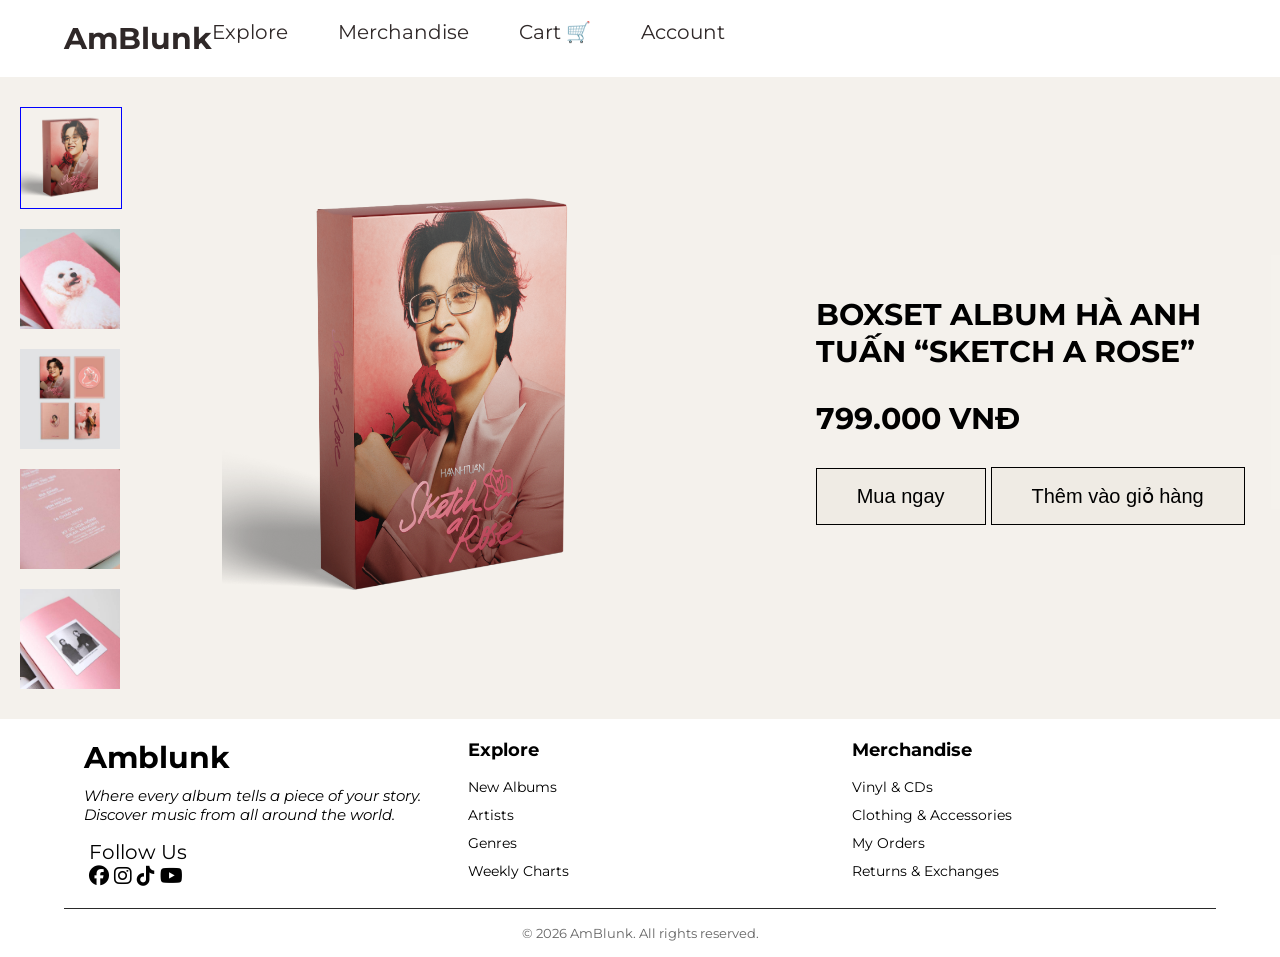
<file: collections1.html>
<html>
    <head>
        <title>collections</title>
        <link rel="stylesheet" href="styles/collections1_main.css">
        <link rel="stylesheet" href="https://cdnjs.cloudflare.com/ajax/libs/font-awesome/6.5.0/css/all.min.css">
        <link href="https://fonts.googleapis.com/css2?family=Montserrat:wght@400;600&display=swap" rel="stylesheet">
        <script src="js/explore_js.js"></script>
        <meta name="viewport" content="width=device-width, initial-scale=1.0">
    </head>
    <body>
        <header class="navbar">
            <div class="nav-brand"><a href="index.html">AmBlunk</a></div>
            <ul class="nav-links">
                <li><a href="explore.html">Explore</a></li>
                <li><a href="Merchandise.html">Merchandise</a></li>
                <li><a href="cart.html">Cart 🛒</a></li>
                <li><a href="my-account.html">Account</a></li>
            </ul>
        </header>
        <main>
            <div class="stor">
                <div class="trai">
                    <div><img class="anh-con active" src="assets/anhex/ha_anh_tuan/box_hat.png" onclick="doianh(this)"></div>
                    <div><img class="anh-con" src="assets/anhex/ha_anh_tuan/cho_hat.png" onclick="doianh(this)"></div>
                    <div><img class="anh-con" src="assets/anhex/ha_anh_tuan/combo_hat.png" onclick="doianh(this)"></div>
                    <div><img class="anh-con" src="assets/anhex/ha_anh_tuan/music_hat.png" onclick="doianh(this)"></div>
                    <div><img class="anh-con" src="assets/anhex/ha_anh_tuan/ptb_hat.png" onclick="doianh(this)"></div>
                </div>
                <div class="giua">
                    <img id="thay" src="assets/anhex/ha_anh_tuan/box_hat.png">
                </div>
                <div class="phai"> 
                    <h2>BOXSET ALBUM HÀ ANH TUẤN “SKETCH A ROSE”</h2>
                    <p>799.000  VNĐ</p>
                    <div>
                        <button>Mua ngay</button>
                        <button><a href="cart.html">Thêm vào giỏ hàng</a></button>
                    </div>
                </div>
            </div>
        </main>
        <footer class="footer">
            <table class="footer-table">
                <tr>
                <td class="footer-col">
                    <div class="footer-brand">Amblunk</div>
                    <div class="footer-desc">
                    <i>
                        Where every album tells a piece of your story.
                        <br>Discover music from all around the world.
                    </i>
                    </div>

                    <div id="social">
                    <span class="social">Follow Us<br></span>
                    <a href="#"><i class="fab fa-facebook"></i></a>
                    <a href="#"><i class="fab fa-instagram"></i></a>
                    <a href="#"><i class="fab fa-tiktok"></i></a>
                    <a href="#"><i class="fab fa-youtube"></i></a>
                    </div>
                </td>

                <td class="footer-col">
                    <div class="footer-heading">Explore</div>
                    <ul class="footer-list">
                    <li><a href="#">New Albums</a></li>
                    <li><a href="#">Artists</a></li>
                    <li><a href="#">Genres</a></li>
                    <li><a href="#">Weekly Charts</a></li>
                    </ul>
                </td>

                <td class="footer-col">
                    <div class="footer-heading">Merchandise</div>
                    <ul class="footer-list">
                    <li><a href="#">Vinyl &amp; CDs</a></li>
                    <li><a href="#">Clothing &amp; Accessories</a></li>
                    <li><a href="#">My Orders</a></li>
                    <li><a href="#">Returns &amp; Exchanges</a></li>
                    </ul>
                </td>
                </tr>

                <tr>
                <td colspan="3" class="footer-bottom">
                    © 2026 AmBlunk. All rights reserved.
                </td>
                </tr>
            </table>
        </footer>
    </body>
</html>
</file>
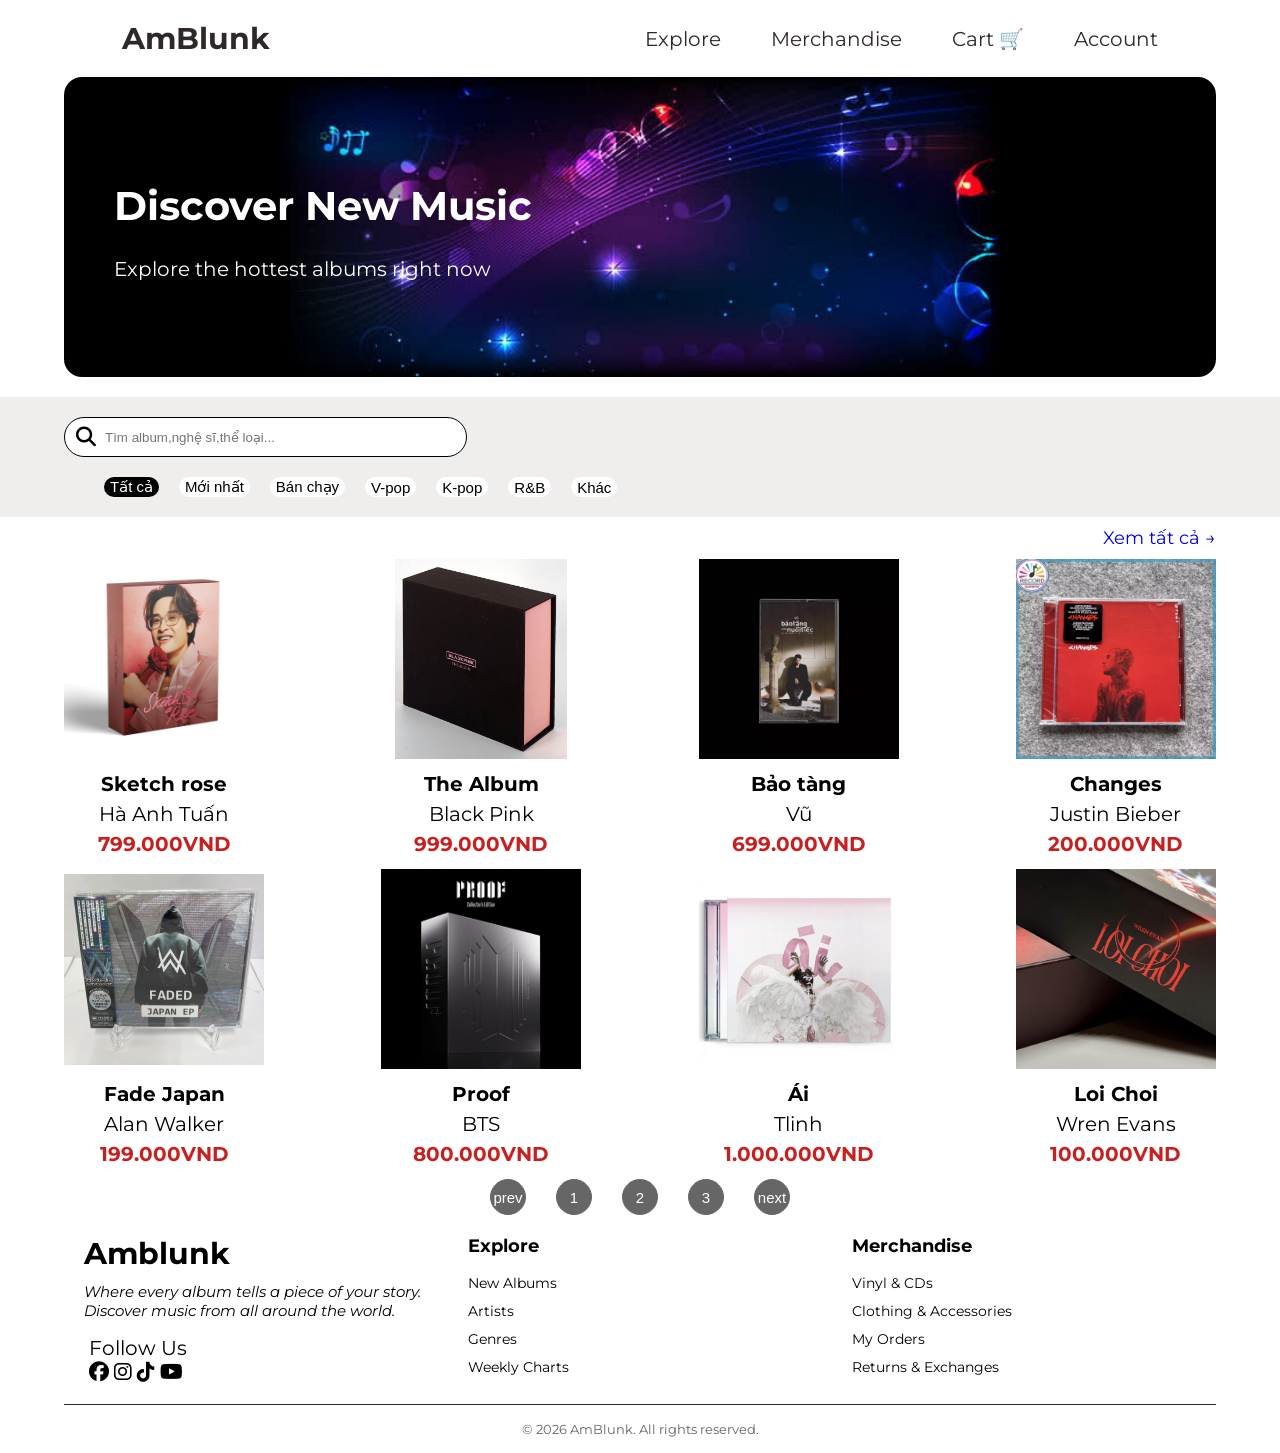
<file: explore.html>
<html>
    <head>
        <title>explore</title>
        <link rel="stylesheet" href="styles/explore_main.css">
        <script src="js/explore_js.js"></script>
        <link rel="stylesheet" href="https://cdnjs.cloudflare.com/ajax/libs/font-awesome/6.5.0/css/all.min.css">
        <link href="https://fonts.googleapis.com/css2?family=Montserrat:wght@400;600&display=swap" rel="stylesheet">
        <meta name="viewport" content="width=device-width, initial-scale=1.0">
    </head>
    <body>
        <header class="navbar">
            <div class="nav-brand"><a href="index.html">AmBlunk</a></div>
            <ul class="nav-links">
                <li><a href="explore.html">Explore</a></li>
                <li><a href="Merchandise.html">Merchandise</a></li>
                <li><a href="cart.html">Cart 🛒</a></li>
                <li><a href="my-account.html">Account</a></li>
            </ul>
        </header>
        <main>
            <div>
                <div class="banner">
                    <img src="assets/anhex/banner.jpg" alt="Featured">
                    <div class="banner-text">
                        <h1>Discover New Music</h1>
                        <p>Explore the hottest albums right now</p>
                    </div>
                </div>
            </div>
            <div class="tk">
                <div class="tk-content">
                    <div class="search">
                        <i class="fa-solid fa-magnifying-glass"></i>
                        <input class="input" type="text" placeholder="Tìm album,nghệ sĩ,thể loại...">
                    </div>
                    <div class="filter">
                        <button class="filter-con active">Tất cả</button>
                        <button class="filter-con">Mới nhất</button>
                        <button class="filter-con">Bán chạy</button>
                        <button class="filter-con">V-pop</button>
                        <button class="filter-con">K-pop</button>
                        <button class="filter-con">R&B</button>
                        <button class="filter-con">Khác</button>
                    </div>
                </div>
            </div>
            <div class="album">
                <div class="album-full"><a href="#">Xem tất cả →</a></div>
                <!-- Trang 1 -->
                <div class="row1" data-page="1">
                    <div class="box">
                        <a href="collections1.html" class="box-con">
                            <div class="anh"><img src="assets/anhex/ha_anh_tuan/box_hat.png"></div>
                            <div class="box-text">
                                <b>Sketch rose</b>
                                <p>Hà Anh Tuấn</p>
                                <p class="price">799.000VND</p>
                            </div>
                        </a>
                        <a href="#" class="box-con">
                            <div class="anh"><img src="assets/anhex/blackpink/box_blackpink.webp"></div>
                            <div class="box-text">
                                <b>The Album</b>
                                <p>Black Pink</p>
                                <p class="price">999.000VND</p>
                            </div>
                        </a>
                        <a href="#" class="box-con">
                            <div class="anh"><img src="assets/anhex/vu/box-vu.webp"></div>
                            <div class="box-text">
                                <b>Bảo tàng</b>
                                <p>Vũ</p>
                                <p class="price">699.000VND</p>
                            </div>
                        </a>
                        <a href="collections2.html" class="box-con">
                            <div class="anh"><img src="assets/anhex/justin/box_justin.webp"></div>
                            <div class="box-text">
                                <b>Changes</b>
                                <p>Justin Bieber</p>
                                <p class="price">200.000VND</p>
                            </div>
                        </a>
                    </div>
                </div>
                <div class="row2" data-page="1">
                    <div class="box">
                        <a href="collection3.html" class="box-con">
                            <div class="anh"><img src="assets/anhex/alanw/box_alan.webp"></div>
                            <div class="box-text">
                                <b>Fade Japan</b>
                                <p>Alan Walker</p>
                                <p class="price">199.000VND</p>
                            </div>
                        </a>
                        <a href="#" class="box-con">
                            <div class="anh"><img src="assets/anhex/bts/box_bts.webp"></div>
                            <div class="box-text">
                                <b>Proof</b>
                                <p>BTS</p>
                                <p class="price">800.000VND</p>
                            </div>
                        </a>
                        <a href="#" class="box-con">
                            <div class="anh"><img src="assets/anhex/tlinh/box_tlinh.webp"></div>
                            <div class="box-text">
                                <b>Ái</b>
                                <p>Tlinh</p>
                                <p class="price">1.000.000VND</p>
                            </div>
                        </a>
                        <a href="#" class="box-con">
                            <div class="anh"><img src="assets/anhex/Wren Evans/box_we.jpg"></div>
                            <div class="box-text">
                                <b>Loi Choi</b>
                                <p>Wren Evans</p>
                                <p class="price">100.000VND</p>
                            </div>
                        </a>
                    </div>
                </div>
                <!-- Trang 2 -->
                <div class="row1" data-page="2">
                    <div class="box">
                        <a href="#" class="box-con">
                            <div class="anh"><img src="assets/anhex/billie/box_billie.jpg"></div>
                            <div class="box-text">
                                <b>Happier than Ever</b>
                                <p>Billie</p>
                                <p class="price">300.000VND</p>
                            </div>
                        </a>
                        <a href="#" class="box-con">
                            <div class="anh"><img src="assets/anhex/den/box_den.jpg"></div>
                            <div class="box-text">
                                <b>Show của Đen</b>
                                <p>Đen Vâu</p>
                                <p class="price">600.000VND</p>
                            </div>
                        </a>
                        <a href="#" class="box-con">
                            <div class="anh"><img src="assets/anhex/drake/box_drake.jpg"></div>
                            <div class="box-text">
                                <b>Care Package</b>
                                <p>Drake</p>
                                <p class="price">500.000VND</p>
                            </div>
                        </a>
                        <a href="#" class="box-con">
                            <div class="anh"><img src="assets/anhex/gd/box_gd.webp"></div>
                            <div class="box-text">
                                <b>One of a Kind</b>
                                <p>G Dragon</p>
                                <p class="price">700.000VND</p>
                            </div>
                        </a>
                    </div>
                </div>
                <div class="row2" data-page="2">
                    <div class="box">
                        <a href="#" class="box-con">
                            <div class="anh"><img src="assets/anhex/lowg/box_lowg.jpg"></div>
                            <div class="box-text">
                                <b>New Item</b>
                                <p>Low G</p>
                                <p class="price">900.000VND</p>
                            </div>
                        </a>
                        <a href="#" class="box-con">
                            <div class="anh"><img src="assets/anhex/mt/box_mt.jpg"></div>
                            <div class="box-text">
                                <b>Tri Âm</b>
                                <p>Mĩ Tâm</p>
                                <p class="price">500.000VND</p>
                            </div>
                        </a>
                        <a href="#" class="box-con">
                            <div class="anh"><img src="assets/anhex/taylor/box_taylor.jpg"></div>
                            <div class="box-text">
                                <b>Lover</b>
                                <p>Taylor Swift</p>
                                <p class="price">999.000VND</p>
                            </div>
                        </a>
                        <a href="#" class="box-con">
                            <div class="anh"><img src="assets/anhex/the_wk/box_wk.avif"></div>
                            <div class="box-text">
                                <b>The Hightligths</b>
                                <p>The Weeknd</p>
                                <p class="price">500.000VND</p>
                            </div>
                        </a>
                    </div>
                </div>
                <div class="slide">
                    <button onclick="chuyentrang(1)">prev</button>
                    <button onclick="chuyentrang(1)">1</button>
                    <button onclick="chuyentrang(2)">2</button>
                    <button onclick="chuyentrang(3)">3</button>
                    <button onclick="chuyentrang(3)">next</button>
                </div>
            </div>
        </main>
        <footer class="footer">
            <table class="footer-table">
                <tr>
                <td class="footer-col">
                    <div class="footer-brand">Amblunk</div>
                    <div class="footer-desc">
                    <i>
                        Where every album tells a piece of your story.
                        <br>Discover music from all around the world.
                    </i>
                    </div>

                    <div id="social">
                    <span class="social">Follow Us<br></span>
                    <a href="#"><i class="fab fa-facebook"></i></a>
                    <a href="#"><i class="fab fa-instagram"></i></a>
                    <a href="#"><i class="fab fa-tiktok"></i></a>
                    <a href="#"><i class="fab fa-youtube"></i></a>
                    </div>
                </td>

                <td class="footer-col">
                    <div class="footer-heading">Explore</div>
                    <ul class="footer-list">
                    <li><a href="#">New Albums</a></li>
                    <li><a href="#">Artists</a></li>
                    <li><a href="#">Genres</a></li>
                    <li><a href="#">Weekly Charts</a></li>
                    </ul>
                </td>

                <td class="footer-col">
                    <div class="footer-heading">Merchandise</div>
                    <ul class="footer-list">
                    <li><a href="#">Vinyl &amp; CDs</a></li>
                    <li><a href="#">Clothing &amp; Accessories</a></li>
                    <li><a href="#">My Orders</a></li>
                    <li><a href="#">Returns &amp; Exchanges</a></li>
                    </ul>
                </td>
                </tr>

                <tr>
                <td colspan="3" class="footer-bottom">
                    © 2026 AmBlunk. All rights reserved.
                </td>
                </tr>
            </table>
        </footer>
    </body>
</html>
</file>
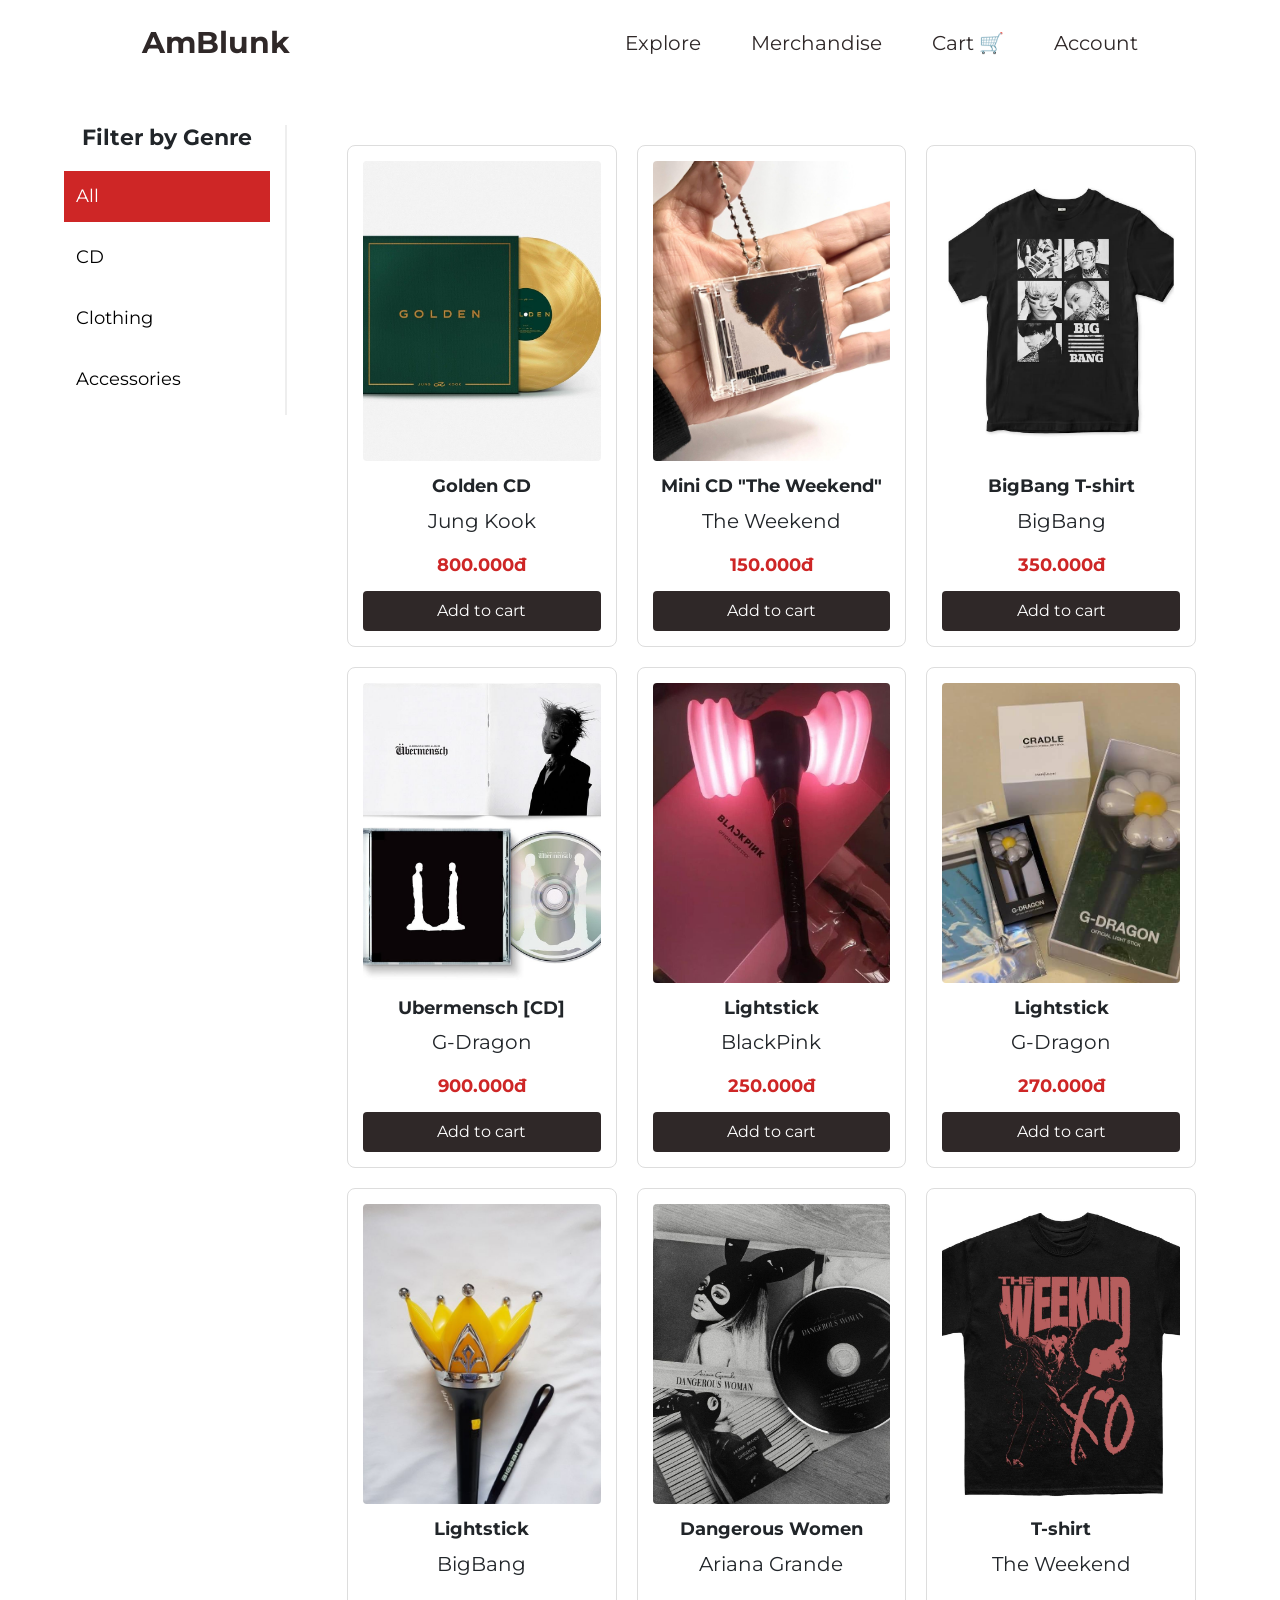
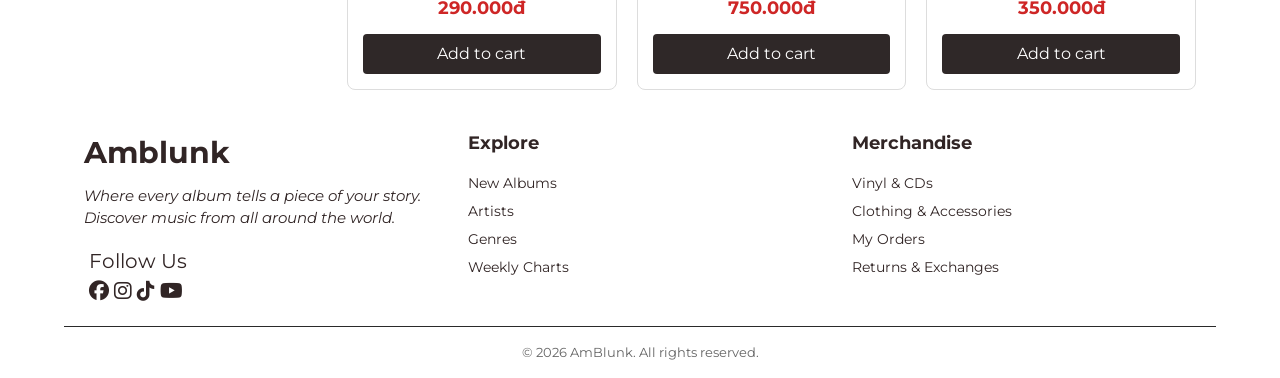
<file: Merchandise.html>
<!DOCTYPE html>
<html>
    <head>
        <meta charset="UTF-8">
        <meta name="viewport" content="width=device-width, initial-scale=1.0">
        <link rel="stylesheet" href="bootstrap-5.3.8-dist/bootstrap-5.3.8-dist/css/bootstrap.min.css">
        <link rel="stylesheet" href="styles/merchandise.css">
        <link rel="stylesheet" href="https://cdnjs.cloudflare.com/ajax/libs/font-awesome/6.5.0/css/all.min.css">
        <link href="https://fonts.googleapis.com/css2?family=Montserrat:wght@400;600&display=swap" rel="stylesheet">
        <link rel="stylesheet" href="styles/main.css">
        <title>Amblunk - Merchandise</title>
    </head>
    <body>
        <header class="navbar">
            <div class="nav-brand"><a href="index.html">AmBlunk</a></div>
            <ul class="nav-links">
                <li><a href="explore.html">Explore</a></li>
                <li><a href="Merchandise.html" class="active">Merchandise</a></li>
                <li><a href="cart.html">Cart 🛒</a></li>
                <li><a href="my-account.html">Account</a></li>
            </ul>
        </header>
        <main class="merch-container">
            <aside class="filter-sidebar">
                <h4>Filter by Genre</h4>
                <button class="btn-filter btn-filter-active" onclick="filterGenre('All', this)">All</button>
                <button class="btn-filter" onclick="filterGenre('CD', this )">CD</button>
                <button class="btn-filter" onclick="filterGenre('Clothing', this)">Clothing</button>
                <button class="btn-filter" onclick="filterGenre('Accessories', this)">Accessories</button>
            </aside>
            <div class="table-layout">
                <table class="merch-table">
                    <tr>
                        <td class="product-cell" data="CD">
                            <div class="product-card">
                                <img src="assets/merch/cd1.jpg" alt="Merch">
                                <h5 class="merch-name">Golden CD</h5>
                                <p class="artist">Jung Kook</p>
                                <p class="price">800.000đ</p>
                                <button class="btn-add-cart">Add to cart</button>
                            </div>
                        </td>

                        <td class="product-cell" data="Accessories">
                            <div class="product-card">
                                <img src="assets/merch/mockhoa1.jpg" alt="Merch">
                                <h5 class="merch-name">Mini CD "The Weekend" </h5>
                                <p class="artist">The Weekend</p>
                                <p class="price">150.000đ</p>
                                <button class="btn-add-cart">Add to cart</button>
                            </div>
                        </td>

                        <td class="product-cell" data="Clothing">
                            <div class="product-card">
                                <img src="assets/merch/clothing1.jpg" alt="Merch">
                                <h5 class="merch-name">BigBang T-shirt</h5>
                                <p class="artist">BigBang</p>
                                <p class="price">350.000đ</p>
                                <button class="btn-add-cart">Add to cart</button>
                            </div>
                        </td>
                    </tr>
                    
                    <tr>
                        <td class="product-cell" data="CD">
                            <div class="product-card">
                                <img src="assets/merch/cd2.jpg" alt="Merch">
                                <h5 class="merch-name">Ubermensch [CD]</h5>
                                <p class="artist">G-Dragon</p>
                                <p class="price">900.000đ</p>
                                <button class="btn-add-cart">Add to cart</button>
                            </div>
                        </td>

                        <td class="product-cell" data="Accessories">
                            <div class="product-card">
                                <img src="assets/merch/lightstick1.jpg" alt="Merch">
                                <h5 class="merch-name">Lightstick </h5>
                                <p class="artist">BlackPink</p>
                                <p class="price">250.000đ</p>
                                <button class="btn-add-cart">Add to cart</button>
                            </div>
                        </td>

                        <td class="product-cell" data="Accessories">
                            <div class="product-card">
                                <img src="assets/merch/lightstick2.jpg" alt="Merch">
                                <h5 class="merch-name">Lightstick</h5>
                                <p class="artist">G-Dragon</p>
                                <p class="price">270.000đ</p>
                                <button class="btn-add-cart">Add to cart</button>
                            </div>
                        </td>
                    </tr>
                    <tr>
                        <td class="product-cell" data="Accessories">
                            <div class="product-card">
                                <img src="assets/merch/lightstick3.jpg" alt="Merch">
                                <h5 class="merch-name">Lightstick</h5>
                                <p class="artist">BigBang</p>
                                <p class="price">290.000đ</p>
                                <button class="btn-add-cart">Add to cart</button>
                            </div>
                        </td>

                        <td class="product-cell" data="CD">
                            <div class="product-card">
                                <img src="assets/merch/cd3.jpg" alt="Merch">
                                <h5 class="merch-name">Dangerous Women </h5>
                                <p class="artist">Ariana Grande</p>
                                <p class="price">750.000đ</p>
                                <button class="btn-add-cart">Add to cart</button>
                            </div>
                        </td>

                        <td class="product-cell" data="Clothing">
                            <div class="product-card">
                                <img src="assets/merch/clothing2.jpg" alt="Merch">
                                <h5 class="merch-name">T-shirt</h5>
                                <p class="artist">The Weekend</p>
                                <p class="price">350.000đ</p>
                                <button class="btn-add-cart">Add to cart</button>
                            </div>
                        </td>
                    </tr>
                    
                </table>
            </div>
        </main>
        <footer class="footer">
            <table class="footer-table">
                <tr>
                    <td class="footer-col">
                        <div class="footer-brand">Amblunk</div>
                        <div class="footer-desc">
                        <i>Where every album tells a piece of your story.
                            <br>Discover music from all around the world.</i>
                        </div>

                        <div id="social">
                        <span class="social">Follow Us<br></span>
                        <a href="#"><i class="fab fa-facebook"></i></a>
                        <a href="#"><i class="fab fa-instagram"></i></a>
                        <a href="#"><i class="fab fa-tiktok"></i></a>
                        <a href="#"><i class="fab fa-youtube"></i></a>
                        </div>
                    </td>

                    <td class="footer-col">
                        <div class="footer-heading">Explore</div>
                        <ul class="footer-list">
                            <li><a href="#">New Albums</a></li>
                            <li><a href="#">Artists</a></li>
                            <li><a href="#">Genres</a></li>
                            <li><a href="#">Weekly Charts</a></li>
                        </ul>
                    </td>

                    <td class="footer-col">
                        <div class="footer-heading">Merchandise</div>
                        <ul class="footer-list">
                            <li><a href="#">Vinyl & CDs</a></li>
                            <li><a href="#">Clothing & Accessories</a></li>
                            <li><a href="#">My Orders</a></li>
                            <li><a href="#">Returns & Exchanges</a></li>
                        </ul>
                    </td>
                </tr>

                <tr>
                    <td colspan="3" class="footer-bottom">
                        © 2026 AmBlunk. All rights reserved.
                    </td>
                </tr>
            </table>
        </footer>
    </body>
    <script language="javascript" src="js/merchandise.js"></script>
</html>
</file>
<file: styles/collections1_main.css>
body{
    width:100%;
    margin: auto;
    font-size:20px;
    overflow-x: hidden;
    font-family:'Montserrat', sans-serif;
}
.navbar{
    display:flex;
    width:90%;
    margin:auto;
    padding:20px;
}
.nav-brand a{
  text-decoration:none;
  color: rgb(47, 40, 40);;
  font-size: 30px;
  font-weight:bolder;
}
.nav-links {
  list-style: none;
  display: flex;   
  gap: 50px;
  margin: 0;
  padding: 0;
}
.nav-links a {
  color: rgb(47, 40, 40);
  text-decoration: none;
  font-size:20px
}
.nav-links a:hover{
  color:rgb(201, 31, 31);
}
main{
  background-color: #eee9e19c;
}
.stor{
  display: flex;
  align-items: center;
  justify-content: center;
  gap: 100px;
  padding: 30px 20px;
}
.trai{
  display: flex;
  flex-direction: column;
  gap: 20px;
}
.trai img{
  width: 100px;
  cursor: pointer;
  object-fit: contain;
}
.giua img{
  width: 90%;
  height: 500px;
  border-radius: 8px;
}
.anh-con.active{
  border: 1px solid blue;
}
.phai h2{
  max-width: 450px;
}
.phai p{
  font-weight: bolder;
  font-size: 30px;
}
.phai button{
  cursor: pointer;
  border: 0.5px solid black;
  background-color: #eee9e19c;
  font-size: 20px;
  padding: 16px 40px;
}
.phai a{
  text-decoration: none;
  color: black;
}
.phai button:hover{
  background-color: black;
  color: white;
}
.phai a:hover{
  color: white;
}
/*footer*/
.footer{
    color:#312525;
    background:#fff;
    width: 90%;
    margin: auto;
}

.footer-table{
    width:100%;
    border-collapse:collapse;
}

.footer-col{
    width:33%;
    padding:20px;
    text-align:left;
    vertical-align:top;
}

.footer-brand{
    font-size:30px;
    font-weight:700;
}

.footer-desc{
    margin-top:10px;
    font-size:15px;
}

#social{
    margin:16px 0 0 5px;
    font-size:20px;
    text-align:left;
}

.footer a{
    color:inherit;
    text-decoration:none;
}

.footer-heading{
    margin-bottom:12px;
    font-size:18px;
    font-weight:700;
}

.footer-list{
    margin:0;
    padding:0;
    list-style:none;
    font-size:14px;
    line-height:2;
}

.footer-bottom{
    padding:16px;
    text-align:center;
    font-size:13px;
    color:#666;
    border-top:1px solid #2a2a2a;
}
@media (max-width:768px){
  .nav-links {
    gap: 20px;
    flex-wrap: wrap;
    justify-content: center;
    zoom:83%;
  }
  .navbar {
    flex-direction: column;
    gap: 20px;
  }
  .stor{
    display: grid;
    grid-template-areas: "giua" "trai" "phai";
    gap: 20px;
  }
  .giua{
    grid-area: giua;
    display: flex;
    justify-content: center;
  }
  .trai{
    grid-area: trai;
    flex-direction: row;
    justify-content: center;
  }
  .phai{
    grid-area: phai;
    display: flex;
    justify-content: center;
    flex-direction: column;
  }
  .giua img{
    width: 80%;
  }
  .phai h2{
    max-width: 80%;
    font-size: 30px;
    margin-bottom: 0;
  }
  .phai p{
    font-weight: bolder;
    font-size: 25px;
  }
}
</file>
<file: styles/explore_main.css>
body{
    width:100%;
    margin: auto;
    font-size:20px;
    overflow-x: hidden;
    font-family:'Montserrat', sans-serif;
}
.navbar{
    display:flex;
    justify-content:space-between;
    align-items:center;
    width:81%;
    margin:auto;
    padding:20px;
}
.nav-brand a{
    color:#2f2828;
    font-size:30px;
    font-weight:700;
    text-decoration:none;
}
.nav-links{
    display:flex;
    gap:50px;
    margin:0;
    padding:0;
    list-style:none;
}
.nav-links a{
    color:#2f2828;
    text-decoration:none;
    font-size:20px;
}
a:hover{
    color:#c91f1f;
}
/* Banner */
.banner{
  position: relative;
  width: 90%;
  margin: 0 auto;
}
.banner img{
  width: 100%;
  height: 300px;
  object-fit:contain;
  background-color: black;
  border-radius: 18px;
}
.banner-text{
  position: absolute;
  top: 50%;
  left: 50px;
  color: white;
  transform: translateY(-50%);
}
.banner-text h1 {
    font-size: 40px;
}
/*Search*/
.tk{
  background-color: rgb(240, 237, 237);
  height: 100px;
  width: 100%;
  margin: 20px auto 0 auto;
  padding-top: 20px;
}
.tk-content{
  width: 90%;
  margin: 0 auto;
}
.search{
  position: relative;
  width: 70%;
  display: flex;
  align-items: center;
  margin-bottom: 20px;
}
.search input{
  width: 50%;
  padding: 0 15px 0 40px;
  height: 40px;
  border-radius: 20px;
  border: 1px solid black;
  outline: none;
}
.search i{
  position: absolute;
  left: 12px;
  height: 100%;
  display: flex;
  align-items: center;
  color: black;
}
/*filter*/
.filter{
  margin-left: 40px;
  display: flex;
  gap: 20px;
}
.filter-con{
  cursor: pointer;
  border: none;
  background-color: white;
  font-size: 15px;
  border-radius: 18px;
  transition: 0.3s;
}
.filter-con:hover{
  background-color: black;
  color: white;
  transform: scale(1.03);
}
.filter-con.active {
  background-color: black;
  color: white;
}
/*album*/
.album{
  width: 90%;
  margin: 0 auto;
}
.album-full{
  text-align: right;
  padding:10px 0;
}
.album-full a{
  font-size: 18px;
  text-decoration: none;
}
.box{
  display: flex;
  justify-content: space-between;
}
.box img{
  width: 200px;
  height: 200px;
  object-fit: contain;
}
.box-text{
  line-height: 10px;
  text-align: center;
}
.anh{
  margin-bottom: 20px;
}
.box-con{
  text-decoration: none;
  color: inherit;
}
.box-con:hover{
  transform: scale(1.03);
}
.box-text .price {
  color: rgb(201, 31, 31);
  font-weight: bold;
}
.slide{
  display: flex;
  justify-content: center;
  gap: 30px;
}
.slide button{
  color: white;
  border: 1px solid #666;
  border-radius: 50%;
  width: 36px;
  height: 36px;
  display: flex;
  align-items: center;
  justify-content: center;
  background-color: #666;
  font-size: 15px;
}
.slide button:hover{
  background-color: black;
  transform: scale(1.03);
}
[data-page="2"]{
    display: none;
}
/*footer*/
.footer{
    color:#312525;
    background:#fff;
    width: 90%;
    margin: auto;
}

.footer-table{
    width:100%;
    border-collapse:collapse;
}

.footer-col{
    width:33%;
    padding:20px;
    text-align:left;
    vertical-align:top;
}

.footer-brand{
    font-size:30px;
    font-weight:700;
}

.footer-desc{
    margin-top:10px;
    font-size:15px;
}

#social{
    margin:16px 0 0 5px;
    font-size:20px;
    text-align:left;
}

.footer a{
    color:inherit;
    text-decoration:none;
}

.footer-heading{
    margin-bottom:12px;
    font-size:18px;
    font-weight:700;
}

.footer-list{
    margin:0;
    padding:0;
    list-style:none;
    font-size:14px;
    line-height:2;
}

.footer-bottom{
    padding:16px;
    text-align:center;
    font-size:13px;
    color:#666;
    border-top:1px solid #2a2a2a;
}
@media (max-width:768px){
  .nav-links {
    gap: 20px;
    flex-wrap: wrap;
    justify-content: center;
    zoom:83%;
  }
  .navbar {
    flex-direction: column;
    gap: 20px;
  }
  .banner{
    width: 100%;
  }
  .box{
    flex-wrap: wrap;
    justify-content: center;
  }
  .box-con{
    box-shadow:0 20px 20px rgba(0,0,0,0.5);
    border: 1px solid #ddd;
    margin: 40px 40px ;
  }
}
</file>
<file: styles/merchandise.css>
body{
    width: 90%;
    margin: auto;
    font-size: 20px;
    font-family:'Montserrat',sans-serif;
}
.navbar{
    display:flex;
    width:90%;
    margin:auto;
    padding:20px;
}
.navbar a{
    color: #2f2828;
    text-decoration:none;
}
.nav-links{
    display:flex;
    gap:50px;
    margin:0;
    padding:0;
    list-style:none;
    font-family:'Montserrat',sans-serif;
}
.nav-links a{
    color:#2f2828;
    text-decoration: none;
    font-size: 20px;
}
a:hover{
    color:#c91f1f;
}
.merch-container{
    display: flex;
    gap: 40px;
    margin-top: 40px;
    align-items: flex-start;
}
.filter-sidebar{
    width: 20%;
    border-right: 2px solid #eee;
    padding-right: 15px;
}
.filter-sidebar h4{
    font-size: 22px;
    font-weight: bold;
    margin-bottom: 20px;
}
.btn-filter{
    display: block;
    width: 100%;
    text-align: left;
    background: none;
    border: none;
    padding: 12px;
    margin-bottom: 10px;
    font-size: 18px;
}
.btn-filter:hover,
.btn-filter-active{
    background-color: #CE2626;
    color: white;
}
.table-layout{
    width: 80%;
}
.merch-table{
    width:100%;
    border-collapse: separate;
    border-spacing: 20px;
    table-layout: fixed;
}
.product-cell{
    width:33.33%;
    vertical-align: top;
    border: 1px solid #ddd;
    border-radius: 8px;
    padding: 15px;
    text-align: center;
}
.product-card img{
    width: 100%;
    height: 300px;
    object-fit: cover;
    border-radius: 4px;
    margin-bottom: 15px;
}
.merch-name{
    font-size: 18px;
    font-weight: bold;
    margin-bottom: 8px;
}
.price{
    color: #CE2626;
    font-weight: bold;
    font-size: 18px;
    margin-bottom:12px;
}
.btn-add-cart{
    background-color:rgb(47, 40, 40) ;
    color: white;
    border: none;
    padding: 8px 16px;
    border-radius: 4px;
    font-size: 16px;
    width: 100%;
}
.btn-add-cart:hover{
    background-color: #CE2626;
}
.footer{
    color:#312525;
    background:#fff;
}

.footer-table{
    width:100%;
    border-collapse:collapse;
}

.footer-col{
    width:33%;
    padding:20px;
    text-align:left;
    vertical-align:top;
}

.footer-brand{
    font-size:30px;
    font-weight:700;
}

.footer-desc{
    margin-top:10px;
    font-size:15px;
}

#social{
    margin:16px 0 0 5px;
    font-size:20px;
    text-align:left;
}

.footer a{
    color:inherit;
    text-decoration:none;
}

.footer-heading{
    margin-bottom:12px;
    font-size:18px;
    font-weight:700;
}

.footer-list{
    margin:0;
    padding:0;
    list-style:none;
    font-size:14px;
    line-height:2;
}

.footer-bottom{
    padding:16px;
    text-align:center;
    font-size:13px;
    color:#666;
    border-top:1px solid #2a2a2a;
}

@media (max-width:768px){
    .merch-container{
        flex-direction: column;
        align-items: center;
        gap: 20px;
    }
    .filter-sidebar{
        width: 100%;
        border-right: none;
        border-bottom: 2px solid #eee;
        text-align: center;
        padding-bottom: 15px;
    }
    .table-layout{
        width: 100%;
    }
    .product-cell{
        padding: 10px;
    }
    .product-card img{
        height: 180px;
    }
}
</file>
<file: styles/main.css>
body{
    width:90%;
    margin:auto;
    text-align:center;
    font-size:20px;
}

.navbar{
    display:flex;
    width:90%;
    margin:auto;
    padding:20px;
}

.nav-brand a,
.nav-links,
.welcome,
#main1,
#main2,
#why-amblunk h1,
#why-amblunk p,
.why-card,
.footer{
    font-family:'Montserrat',sans-serif;
}

.nav-brand a{
    color:#2f2828;
    font-size:30px;
    font-weight:700;
    text-decoration:none;
}

.nav-links{
    display:flex;
    gap:50px;
    margin:0;
    padding:0;
    list-style:none;
}

.nav-links a{
    color:#2f2828;
    text-decoration:none;
    font-size:20px;
}

a:hover{
    color:#c91f1f;
}

#carousel1,
#carousel2{
    width:95%;
    max-width:760px;
    max-height:1000px;
    margin:auto;
}

#banner{
    width:min(1900px,100%);
    height:520px;
    margin:40px auto;
}

#banner .carousel-item img{
    width:100%;
    height:720px;
    object-fit:cover;
}

.welcome{
    margin:500px auto 0;
    padding:80px 20px;
    color:#CE2626;
}

#main1,
#main2{
    margin-top:260px;
    color:#CE2626;
}

#main1{margin-bottom:90px;}
#main2{margin-bottom:50px;}

#whybuy-amblunk{
    max-width:1000px;
    margin:100px auto;
    padding:0 20px;
}

#whybuy-amblunk h1{
    font-size:36px;
    margin-bottom:12px;
    color:#CE2626;
}

#whybuy-amblunk p{
    font-size:16px;
    margin-bottom:48px;
    color:#CE2626;
}

.whybuy-icon{
    font-size:28px;
    margin: 90px 0 0 0;
    color:#CE2626;
}
.footer{
    color:#312525;
    background:#fff;
}

.footer-table{
    width:100%;
    border-collapse:collapse;
}

.footer-col{
    width:33%;
    padding:20px;
    text-align:left;
    vertical-align:top;
}

.footer-brand{
    font-size:30px;
    font-weight:700;
}

.footer-desc{
    margin-top:10px;
    font-size:15px;
}

#social{
    margin:16px 0 0 5px;
    font-size:20px;
    text-align:left;
}

.footer a{
    color:inherit;
    text-decoration:none;
}

.footer-heading{
    margin-bottom:12px;
    font-size:18px;
    font-weight:700;
}

.footer-list{
    margin:0;
    padding:0;
    list-style:none;
    font-size:14px;
    line-height:2;
}

.footer-bottom{
    padding:16px;
    text-align:center;
    font-size:13px;
    color:#666;
    border-top:1px solid #2a2a2a;
}

@media (max-width:768px){
    .main{
        margin:150px 0 70px;
    }

    .navbar{
        flex-direction:column;
        gap:20px;
    }

    .nav-links{
        gap:20px;
        flex-wrap:wrap;
        justify-content:center;
        zoom:.83;
    }
    #carousel1,
    #carousel2{
        max-width:95%;
    }

    #banner,
    #banner .carousel-item img{
        height:280px;
    }

    .welcome{
        margin-top:300px;
    }    
}
</file>
